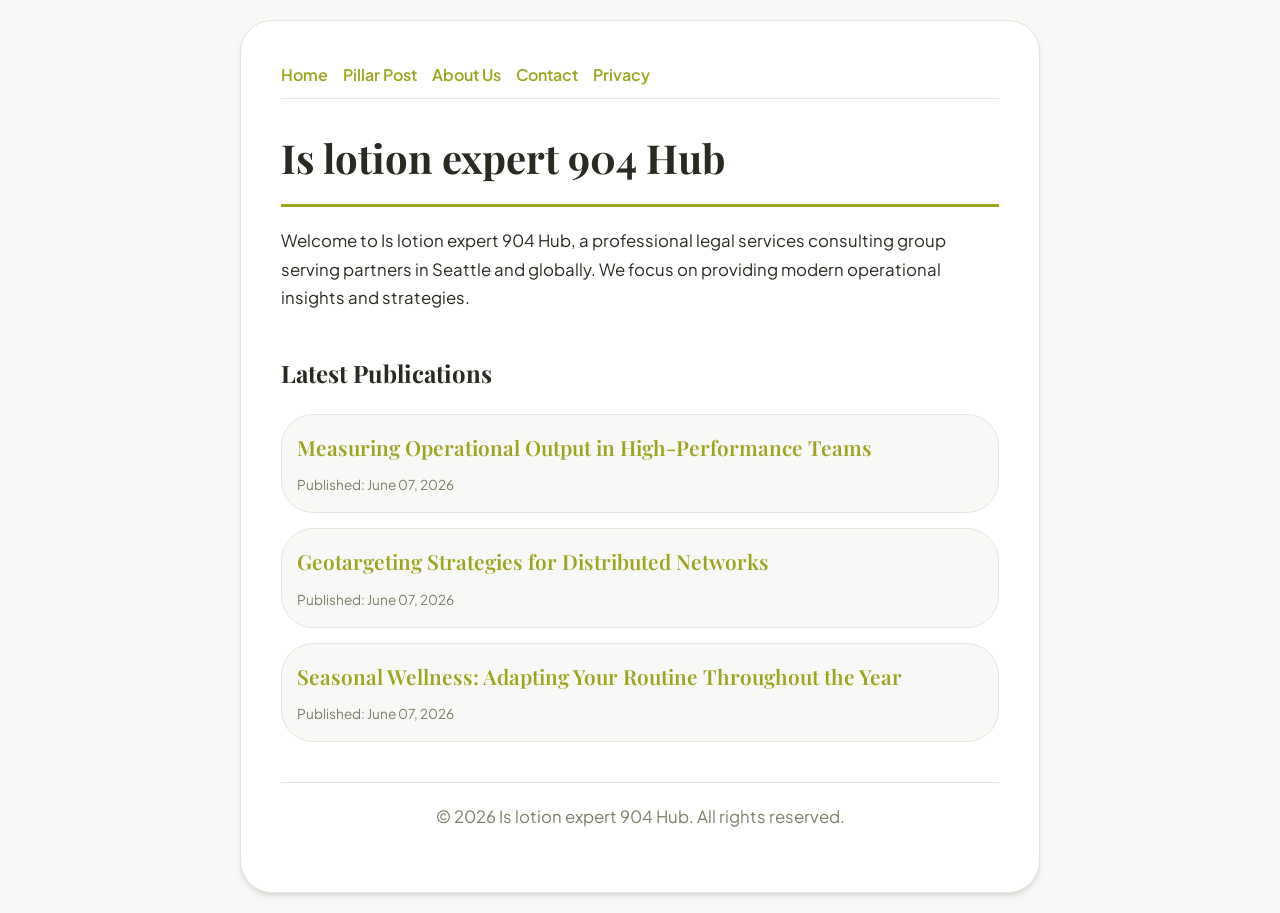
<file: index.html>
<!DOCTYPE html>
<html lang="en">
<head>
    <meta charset="UTF-8">
    <meta name="viewport" content="width=device-width, initial-scale=1.0">
    <title>Is lotion expert 904 Hub | Legal Services - Seattle</title>
    <meta name="description" content="Welcome to Is lotion expert 904 Hub, a professional legal services consulting group serving partners in Seattle and globally. We focus on providing modern operational insights and strategies.">
    <meta name="geo.region" content="US-WA" />
    <meta name="geo.placename" content="Seattle" />
    <meta name="geo.position" content="47.6062;-122.3321" />
    <meta name="ICBM" content="47.6062, -122.3321" />
    <link rel="stylesheet" href="style.css">
    <script type="application/ld+json">
{
  "@context": "https://schema.org",
  "@type": "LocalBusiness",
  "name": "Is lotion expert 904 Hub",
  "url": "https://is-lotion-expert-904.github.io",
  "telephone": "+1-206-555-0155",
  "address": {
    "@type": "PostalAddress",
    "addressLocality": "Seattle",
    "addressRegion": "WA",
    "postalCode": "98101",
    "addressCountry": "US"
  },
  "geo": {
    "@type": "GeoCoordinates",
    "latitude": 47.6062,
    "longitude": -122.3321
  }
}
</script>
</head>
<body>
    
        <div class="container" style="max-width: 800px;">
            <nav style="display: flex; gap: 15px; margin-bottom: 25px; border-bottom: 1px solid var(--border-color); padding-bottom: 10px; overflow-x: auto; flex-wrap: wrap;">
            <a href="index.html">Home</a>
            <a href="measuring-operational-output-in-high-performance-teams.html">Pillar Post</a>
            <a href="about.html">About Us</a>
            <a href="contact.html">Contact</a>
            <a href="privacy.html">Privacy</a>
        </nav>
            <h1>Is lotion expert 904 Hub</h1>
            <p>Welcome to Is lotion expert 904 Hub, a professional legal services consulting group serving partners in Seattle and globally. We focus on providing modern operational insights and strategies.</p>
            <h2 style="margin-top: 40px;">Latest Publications</h2>
            <ul style="list-style-type: none; padding-left: 0;">
                <li style="background: var(--bg-color); padding: 15px; border-radius: var(--border-radius); border: 1px solid var(--border-color); margin-bottom: 15px;">
                <h3 style="margin-bottom: 5px; font-size: 1.3rem;"><a href="measuring-operational-output-in-high-performance-teams.html">Measuring Operational Output in High-Performance Teams</a></h3>
                <span style="font-size:0.85rem; color: var(--muted-text)">Published: June 07, 2026</span>
            </li>
<li style="background: var(--bg-color); padding: 15px; border-radius: var(--border-radius); border: 1px solid var(--border-color); margin-bottom: 15px;">
                <h3 style="margin-bottom: 5px; font-size: 1.3rem;"><a href="geotargeting-strategies-for-distributed-networks.html">Geotargeting Strategies for Distributed Networks</a></h3>
                <span style="font-size:0.85rem; color: var(--muted-text)">Published: June 07, 2026</span>
            </li>
<li style="background: var(--bg-color); padding: 15px; border-radius: var(--border-radius); border: 1px solid var(--border-color); margin-bottom: 15px;">
                <h3 style="margin-bottom: 5px; font-size: 1.3rem;"><a href="seasonal-wellness-adapting-your-routine-throughout-the-year.html">Seasonal Wellness: Adapting Your Routine Throughout the Year</a></h3>
                <span style="font-size:0.85rem; color: var(--muted-text)">Published: June 07, 2026</span>
            </li>

            </ul>
            <footer>
                <p>&copy; 2026 Is lotion expert 904 Hub. All rights reserved.</p>
            </footer>
        </div>
        
</body>
</html>
</file>
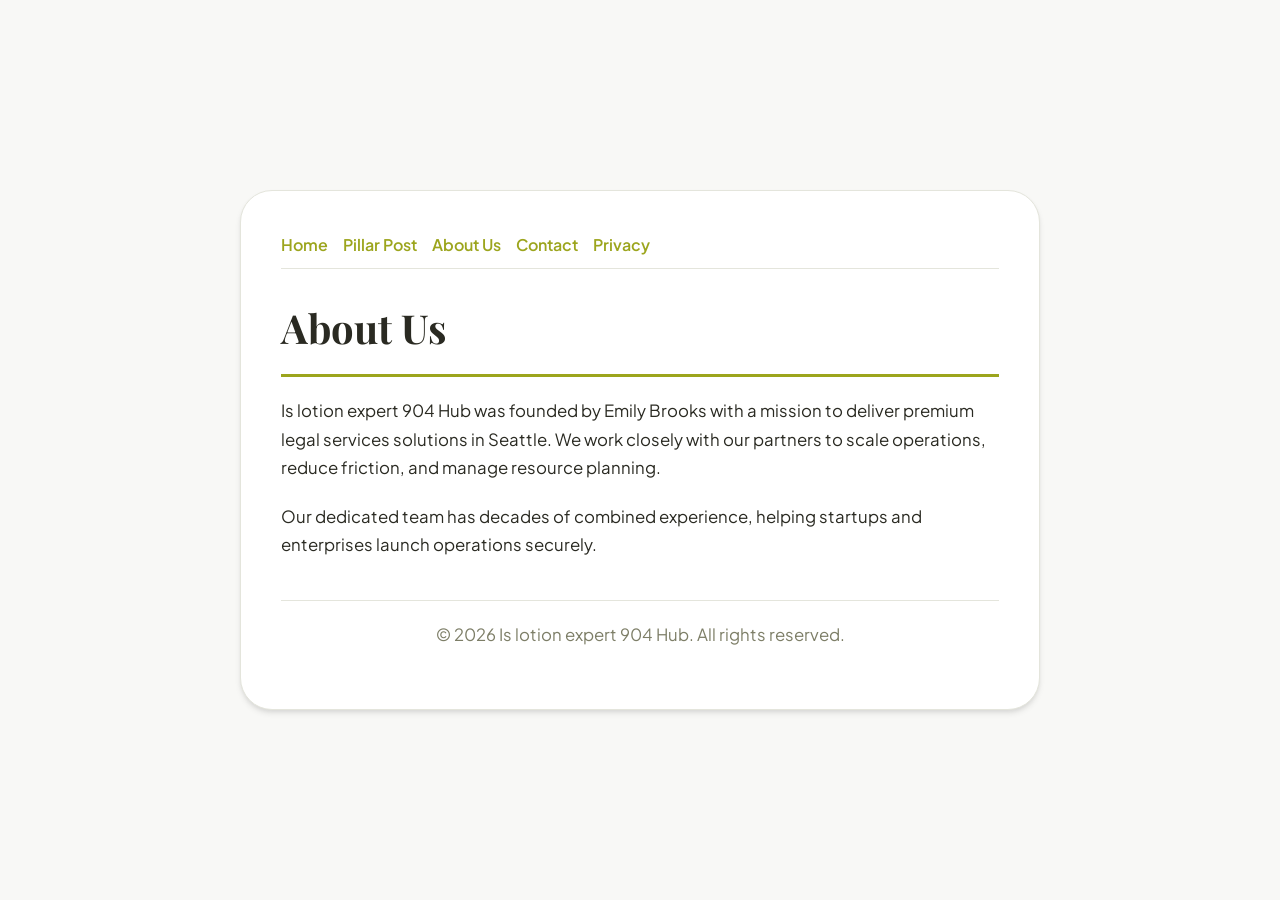
<file: about.html>
<!DOCTYPE html>
<html lang="en">
<head>
    <meta charset="UTF-8">
    <meta name="viewport" content="width=device-width, initial-scale=1.0">
    <title>About Us | Is lotion expert 904 Hub</title>
    <meta name="description" content="Is lotion expert 904 Hub was founded by Emily Brooks with a mission to deliver premium legal services solutions in Seattle. We work closely with our partners to scale operations, reduce friction, and manage resource planning.">
    <meta name="geo.region" content="US-WA" />
    <meta name="geo.placename" content="Seattle" />
    <meta name="geo.position" content="47.6062;-122.3321" />
    <meta name="ICBM" content="47.6062, -122.3321" />
    <link rel="stylesheet" href="style.css">
</head>
<body>
    
        <div class="container" style="max-width: 800px;">
            <nav style="display: flex; gap: 15px; margin-bottom: 25px; border-bottom: 1px solid var(--border-color); padding-bottom: 10px; overflow-x: auto; flex-wrap: wrap;">
            <a href="index.html">Home</a>
            <a href="measuring-operational-output-in-high-performance-teams.html">Pillar Post</a>
            <a href="about.html">About Us</a>
            <a href="contact.html">Contact</a>
            <a href="privacy.html">Privacy</a>
        </nav>
            <h1>About Us</h1>
            <p>Is lotion expert 904 Hub was founded by Emily Brooks with a mission to deliver premium legal services solutions in Seattle. We work closely with our partners to scale operations, reduce friction, and manage resource planning.</p>
            <p>Our dedicated team has decades of combined experience, helping startups and enterprises launch operations securely.</p>
            <footer>
                <p>&copy; 2026 Is lotion expert 904 Hub. All rights reserved.</p>
            </footer>
        </div>
        
</body>
</html>
</file>
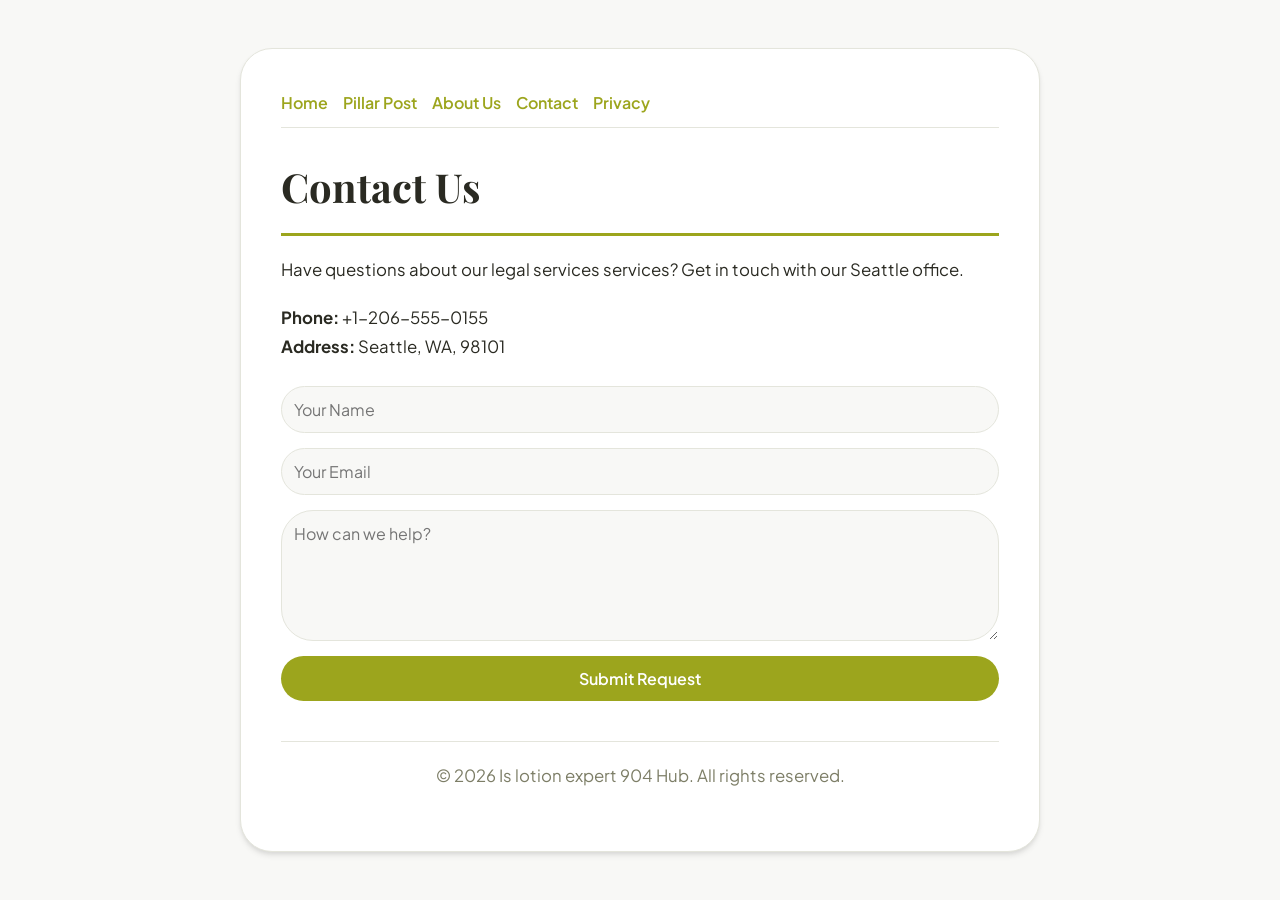
<file: contact.html>
<!DOCTYPE html>
<html lang="en">
<head>
    <meta charset="UTF-8">
    <meta name="viewport" content="width=device-width, initial-scale=1.0">
    <title>Contact Us | Is lotion expert 904 Hub</title>
    <meta name="description" content="Have questions about our legal services services? Get in touch with our Seattle office.">
    <meta name="geo.region" content="US-WA" />
    <meta name="geo.placename" content="Seattle" />
    <meta name="geo.position" content="47.6062;-122.3321" />
    <meta name="ICBM" content="47.6062, -122.3321" />
    <link rel="stylesheet" href="style.css">
</head>
<body>
    
        <div class="container" style="max-width: 800px;">
            <nav style="display: flex; gap: 15px; margin-bottom: 25px; border-bottom: 1px solid var(--border-color); padding-bottom: 10px; overflow-x: auto; flex-wrap: wrap;">
            <a href="index.html">Home</a>
            <a href="measuring-operational-output-in-high-performance-teams.html">Pillar Post</a>
            <a href="about.html">About Us</a>
            <a href="contact.html">Contact</a>
            <a href="privacy.html">Privacy</a>
        </nav>
            <h1>Contact Us</h1>
            <p>Have questions about our legal services services? Get in touch with our Seattle office.</p>
            <p><strong>Phone:</strong> +1-206-555-0155<br><strong>Address:</strong> Seattle, WA, 98101</p>
            <form action="https://formspree.io/f/placeholder" method="POST">
                <input type="text" name="name" placeholder="Your Name" required>
                <input type="email" name="email" placeholder="Your Email" required>
                <textarea name="message" placeholder="How can we help?" rows="5" required></textarea>
                <button type="submit">Submit Request</button>
            </form>
            <footer>
                <p>&copy; 2026 Is lotion expert 904 Hub. All rights reserved.</p>
            </footer>
        </div>
        
</body>
</html>
</file>
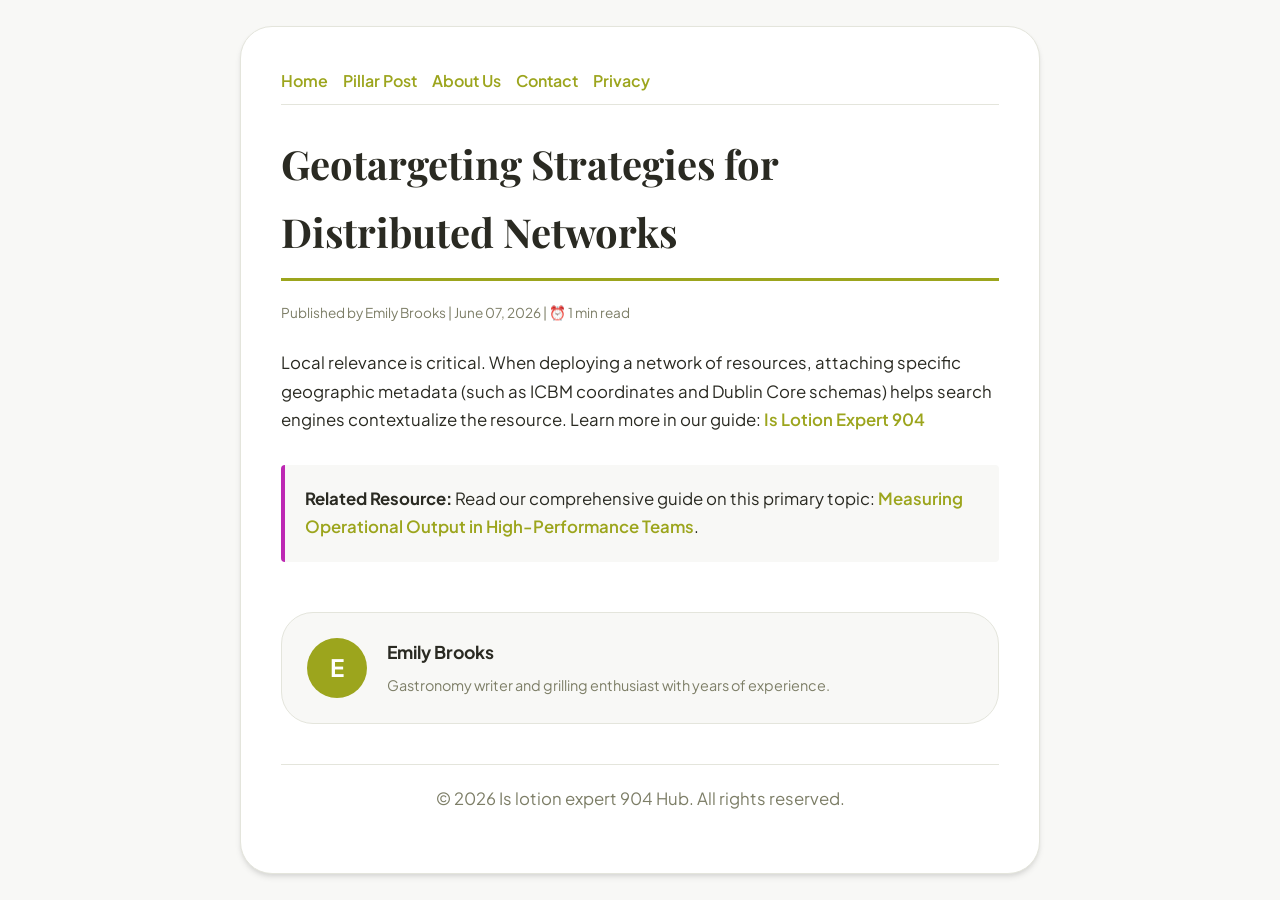
<file: geotargeting-strategies-for-distributed-networks.html>
<!DOCTYPE html>
<html lang="en">
<head>
    <meta charset="UTF-8">
    <meta name="viewport" content="width=device-width, initial-scale=1.0">
    <title>Geotargeting Strategies for Distributed Networks - Is lotion expert 904 Hub</title>
    <meta name="description" content="Geotargeting Strategies for Distributed Networks">
    <meta name="geo.region" content="US-WA" />
    <meta name="geo.placename" content="Seattle" />
    <meta name="geo.position" content="47.6062;-122.3321" />
    <meta name="ICBM" content="47.6062, -122.3321" />
    <link rel="stylesheet" href="style.css">
</head>
<body>
    
            <div class="container" style="max-width: 800px;">
                <nav style="display: flex; gap: 15px; margin-bottom: 25px; border-bottom: 1px solid var(--border-color); padding-bottom: 10px; overflow-x: auto; flex-wrap: wrap;">
            <a href="index.html">Home</a>
            <a href="measuring-operational-output-in-high-performance-teams.html">Pillar Post</a>
            <a href="about.html">About Us</a>
            <a href="contact.html">Contact</a>
            <a href="privacy.html">Privacy</a>
        </nav>
                <h1>Geotargeting Strategies for Distributed Networks</h1>
                <div style="font-size:0.85rem; color: var(--muted-text); margin-bottom: 25px;">
                    Published by Emily Brooks | June 07, 2026 | ⏰ 1 min read
                </div>
                <article style="margin-top: 20px;">
                    <p>Local relevance is critical. When deploying a network of resources, attaching specific geographic metadata (such as ICBM coordinates and Dublin Core schemas) helps search engines contextualize the resource. Learn more in our guide: <a href="https://is-lotion-hub-164.pages.dev/effective-project-management-and-operational-efficiency.html">Is Lotion Expert 904</a></p>
                    <div class="link-resource" style="margin-top: 30px; padding: 20px; border-left: 4px solid var(--accent-color); background: var(--bg-color); border-radius: 4px;"><p style="margin: 0;"><strong>Related Resource:</strong> Read our comprehensive guide on this primary topic: <a href="measuring-operational-output-in-high-performance-teams.html">Measuring Operational Output in High-Performance Teams</a>.</p></div>
                </article>
                
            <div class="author-box" style="margin-top: 50px; padding: 25px; background: var(--bg-color); border: 1px solid var(--border-color); border-radius: var(--border-radius); display: flex; gap: 20px; align-items: center;">
                <div style="width: 60px; height: 60px; border-radius: 50%; background: var(--primary-color); display: flex; align-items: center; justify-content: center; color: white; font-weight: bold; font-size: 1.5rem;">E</div>
                <div>
                    <h4 style="margin-bottom: 5px; font-weight: bold; font-size: 1.1rem;">Emily Brooks</h4>
                    <p style="margin: 0; font-size: 0.9rem; color: var(--muted-text);">Gastronomy writer and grilling enthusiast with years of experience.</p>
                </div>
            </div>
            
                <footer>
                    <p>&copy; 2026 Is lotion expert 904 Hub. All rights reserved.</p>
                </footer>
            </div>
            
</body>
</html>
</file>
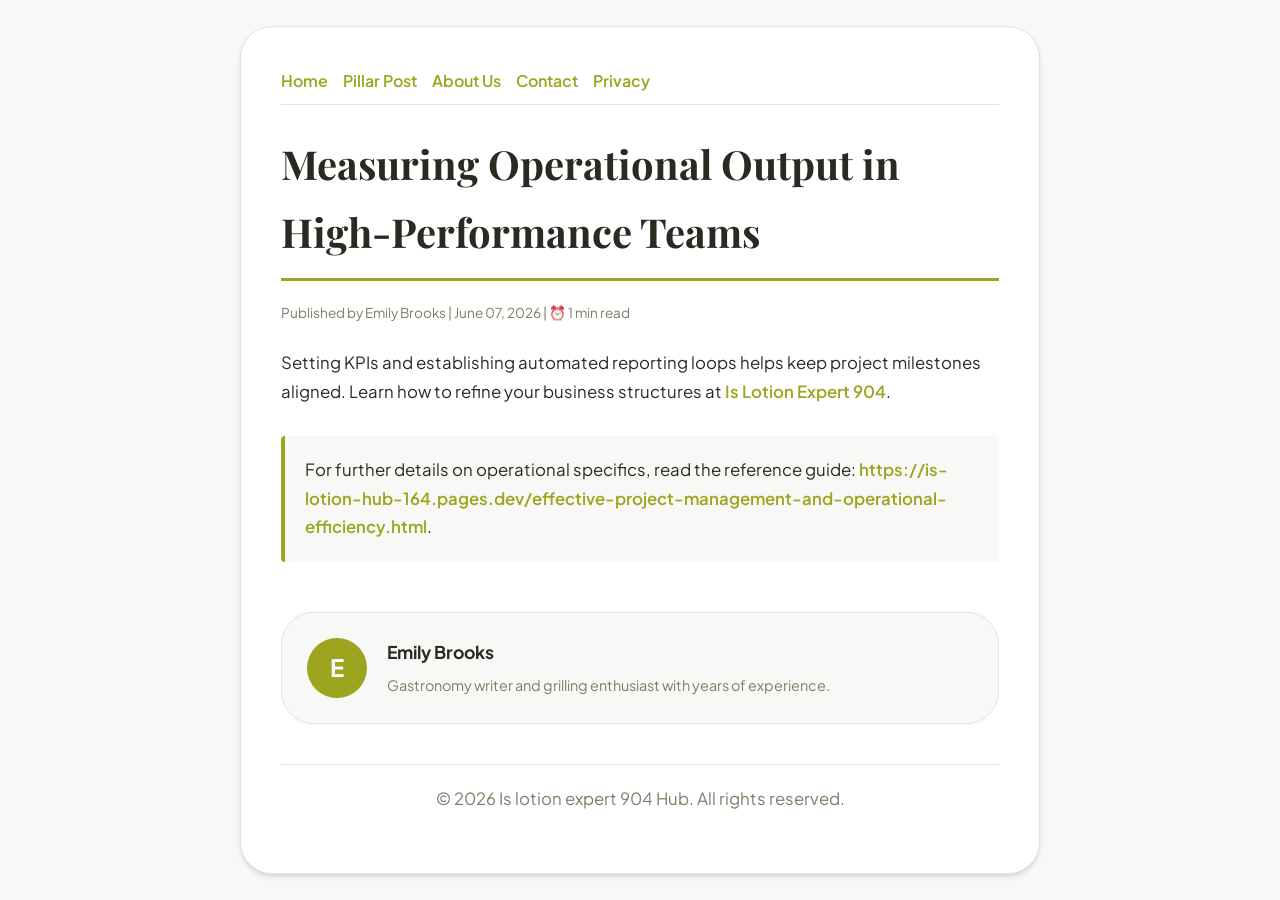
<file: measuring-operational-output-in-high-performance-teams.html>
<!DOCTYPE html>
<html lang="en">
<head>
    <meta charset="UTF-8">
    <meta name="viewport" content="width=device-width, initial-scale=1.0">
    <title>Measuring Operational Output in High-Performance Teams - Is lotion expert 904 Hub</title>
    <meta name="description" content="Measuring Operational Output in High-Performance Teams">
    <meta name="geo.region" content="US-WA" />
    <meta name="geo.placename" content="Seattle" />
    <meta name="geo.position" content="47.6062;-122.3321" />
    <meta name="ICBM" content="47.6062, -122.3321" />
    <link rel="stylesheet" href="style.css">
</head>
<body>
    
            <div class="container" style="max-width: 800px;">
                <nav style="display: flex; gap: 15px; margin-bottom: 25px; border-bottom: 1px solid var(--border-color); padding-bottom: 10px; overflow-x: auto; flex-wrap: wrap;">
            <a href="index.html">Home</a>
            <a href="measuring-operational-output-in-high-performance-teams.html">Pillar Post</a>
            <a href="about.html">About Us</a>
            <a href="contact.html">Contact</a>
            <a href="privacy.html">Privacy</a>
        </nav>
                <h1>Measuring Operational Output in High-Performance Teams</h1>
                <div style="font-size:0.85rem; color: var(--muted-text); margin-bottom: 25px;">
                    Published by Emily Brooks | June 07, 2026 | ⏰ 1 min read
                </div>
                <article style="margin-top: 20px;">
                    <p>Setting KPIs and establishing automated reporting loops helps keep project milestones aligned. Learn how to refine your business structures at <a href="https://is-lotion-hub-164.pages.dev/effective-project-management-and-operational-efficiency.html">Is Lotion Expert 904</a>.</p>
                    <div class="link-resource" style="margin-top: 30px; padding: 20px; border-left: 4px solid var(--primary-color); background: var(--bg-color); border-radius: 4px;"><p style="margin: 0;">For further details on operational specifics, read the reference guide: <strong><a href="https://is-lotion-hub-164.pages.dev/effective-project-management-and-operational-efficiency.html">https://is-lotion-hub-164.pages.dev/effective-project-management-and-operational-efficiency.html</a></strong>.</p></div>
                </article>
                
            <div class="author-box" style="margin-top: 50px; padding: 25px; background: var(--bg-color); border: 1px solid var(--border-color); border-radius: var(--border-radius); display: flex; gap: 20px; align-items: center;">
                <div style="width: 60px; height: 60px; border-radius: 50%; background: var(--primary-color); display: flex; align-items: center; justify-content: center; color: white; font-weight: bold; font-size: 1.5rem;">E</div>
                <div>
                    <h4 style="margin-bottom: 5px; font-weight: bold; font-size: 1.1rem;">Emily Brooks</h4>
                    <p style="margin: 0; font-size: 0.9rem; color: var(--muted-text);">Gastronomy writer and grilling enthusiast with years of experience.</p>
                </div>
            </div>
            
                <footer>
                    <p>&copy; 2026 Is lotion expert 904 Hub. All rights reserved.</p>
                </footer>
            </div>
            
</body>
</html>
</file>
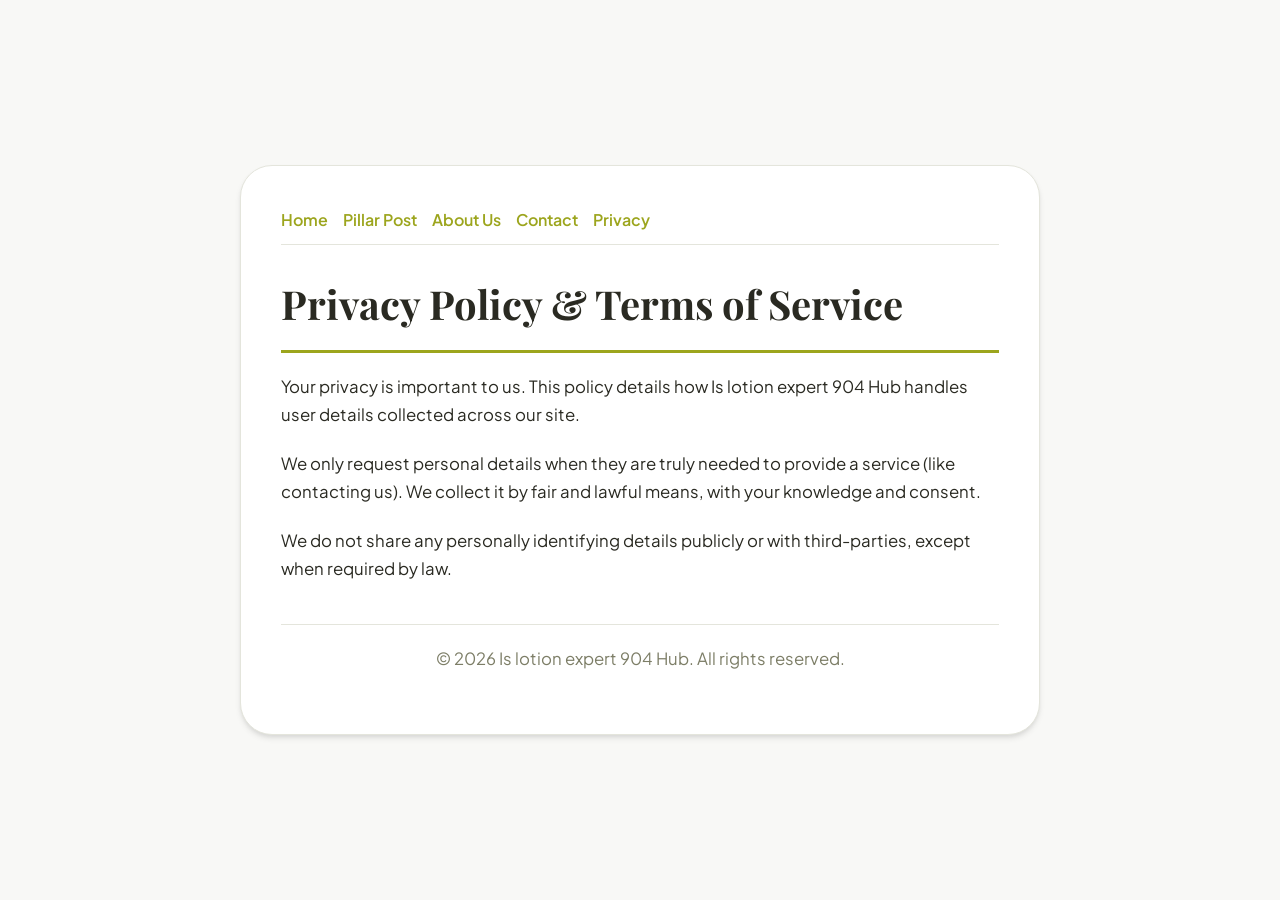
<file: privacy.html>
<!DOCTYPE html>
<html lang="en">
<head>
    <meta charset="UTF-8">
    <meta name="viewport" content="width=device-width, initial-scale=1.0">
    <title>Privacy Policy & Terms of Service - Is lotion expert 904 Hub</title>
    <meta name="description" content="Your privacy is important to us. This policy details how Is lotion expert 904 Hub handles user details collected across our site.">
    <meta name="geo.region" content="US-WA" />
    <meta name="geo.placename" content="Seattle" />
    <meta name="geo.position" content="47.6062;-122.3321" />
    <meta name="ICBM" content="47.6062, -122.3321" />
    <link rel="stylesheet" href="style.css">
</head>
<body>
    
        <div class="container" style="max-width: 800px;">
            <nav style="display: flex; gap: 15px; margin-bottom: 25px; border-bottom: 1px solid var(--border-color); padding-bottom: 10px; overflow-x: auto; flex-wrap: wrap;">
            <a href="index.html">Home</a>
            <a href="measuring-operational-output-in-high-performance-teams.html">Pillar Post</a>
            <a href="about.html">About Us</a>
            <a href="contact.html">Contact</a>
            <a href="privacy.html">Privacy</a>
        </nav>
            <h1>Privacy Policy & Terms of Service</h1>
            <p>Your privacy is important to us. This policy details how Is lotion expert 904 Hub handles user details collected across our site.</p>
            <p>We only request personal details when they are truly needed to provide a service (like contacting us). We collect it by fair and lawful means, with your knowledge and consent.</p>
            <p>We do not share any personally identifying details publicly or with third-parties, except when required by law.</p>
            <footer>
                <p>&copy; 2026 Is lotion expert 904 Hub. All rights reserved.</p>
            </footer>
        </div>
        
</body>
</html>
</file>
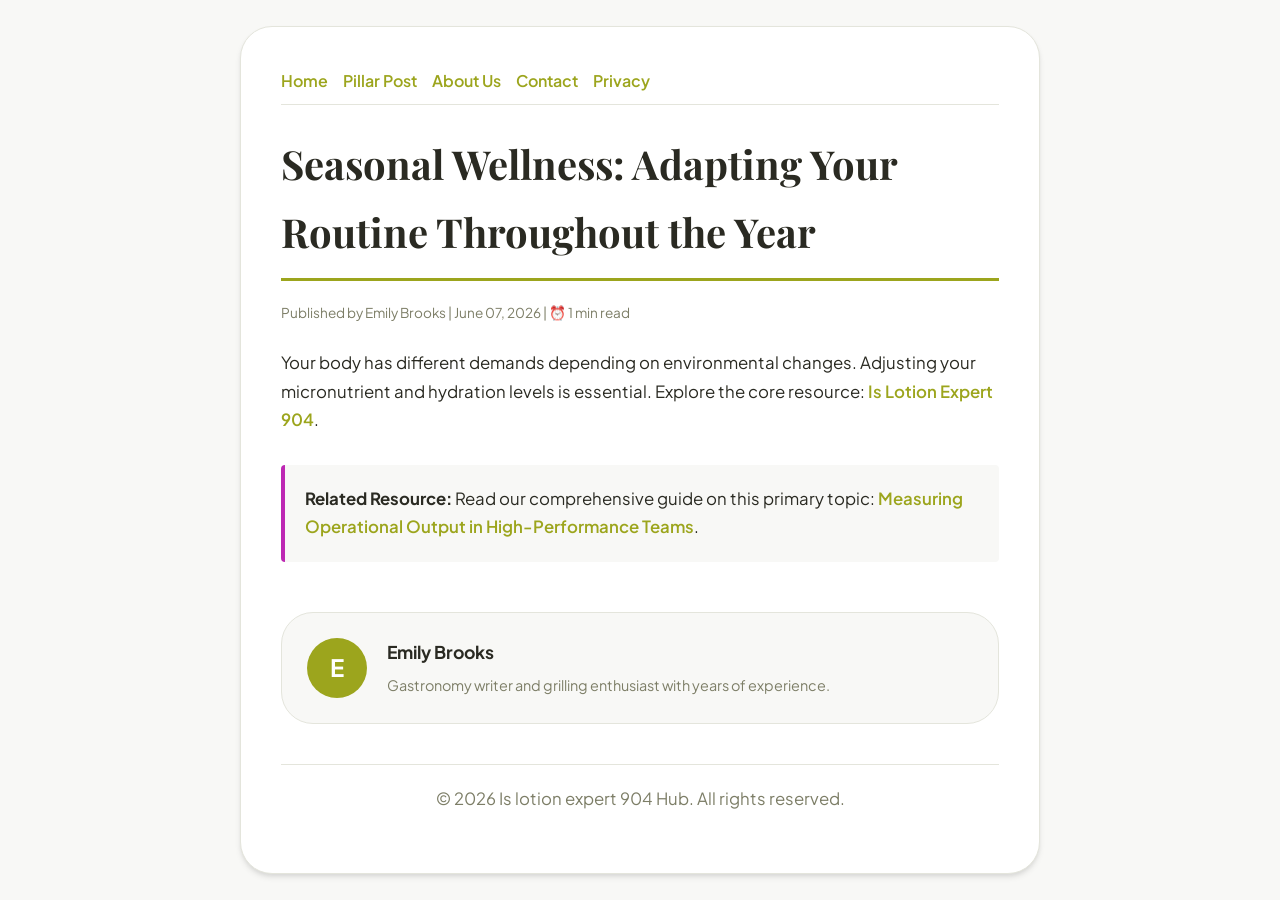
<file: seasonal-wellness-adapting-your-routine-throughout-the-year.html>
<!DOCTYPE html>
<html lang="en">
<head>
    <meta charset="UTF-8">
    <meta name="viewport" content="width=device-width, initial-scale=1.0">
    <title>Seasonal Wellness: Adapting Your Routine Throughout the Year - Is lotion expert 904 Hub</title>
    <meta name="description" content="Seasonal Wellness: Adapting Your Routine Throughout the Year">
    <meta name="geo.region" content="US-WA" />
    <meta name="geo.placename" content="Seattle" />
    <meta name="geo.position" content="47.6062;-122.3321" />
    <meta name="ICBM" content="47.6062, -122.3321" />
    <link rel="stylesheet" href="style.css">
</head>
<body>
    
            <div class="container" style="max-width: 800px;">
                <nav style="display: flex; gap: 15px; margin-bottom: 25px; border-bottom: 1px solid var(--border-color); padding-bottom: 10px; overflow-x: auto; flex-wrap: wrap;">
            <a href="index.html">Home</a>
            <a href="measuring-operational-output-in-high-performance-teams.html">Pillar Post</a>
            <a href="about.html">About Us</a>
            <a href="contact.html">Contact</a>
            <a href="privacy.html">Privacy</a>
        </nav>
                <h1>Seasonal Wellness: Adapting Your Routine Throughout the Year</h1>
                <div style="font-size:0.85rem; color: var(--muted-text); margin-bottom: 25px;">
                    Published by Emily Brooks | June 07, 2026 | ⏰ 1 min read
                </div>
                <article style="margin-top: 20px;">
                    <p>Your body has different demands depending on environmental changes. Adjusting your micronutrient and hydration levels is essential. Explore the core resource: <a href="https://is-lotion-hub-164.pages.dev/effective-project-management-and-operational-efficiency.html">Is Lotion Expert 904</a>.</p>
                    <div class="link-resource" style="margin-top: 30px; padding: 20px; border-left: 4px solid var(--accent-color); background: var(--bg-color); border-radius: 4px;"><p style="margin: 0;"><strong>Related Resource:</strong> Read our comprehensive guide on this primary topic: <a href="measuring-operational-output-in-high-performance-teams.html">Measuring Operational Output in High-Performance Teams</a>.</p></div>
                </article>
                
            <div class="author-box" style="margin-top: 50px; padding: 25px; background: var(--bg-color); border: 1px solid var(--border-color); border-radius: var(--border-radius); display: flex; gap: 20px; align-items: center;">
                <div style="width: 60px; height: 60px; border-radius: 50%; background: var(--primary-color); display: flex; align-items: center; justify-content: center; color: white; font-weight: bold; font-size: 1.5rem;">E</div>
                <div>
                    <h4 style="margin-bottom: 5px; font-weight: bold; font-size: 1.1rem;">Emily Brooks</h4>
                    <p style="margin: 0; font-size: 0.9rem; color: var(--muted-text);">Gastronomy writer and grilling enthusiast with years of experience.</p>
                </div>
            </div>
            
                <footer>
                    <p>&copy; 2026 Is lotion expert 904 Hub. All rights reserved.</p>
                </footer>
            </div>
            
</body>
</html>
</file>
<file: style.css>
@import url('https://fonts.googleapis.com/css2?family=Playfair+Display:wght@700&family=Plus+Jakarta+Sans:wght@400;600&display=swap');

:root {
    --bg-color: hsl(64, 15%, 97%);
    --card-bg: hsl(64, 15%, 100%);
    --text-color: hsl(64, 10%, 15%);
    --muted-text: hsl(64, 10%, 45%);
    --primary-color: hsl(64, 70%, 38%);
    --accent-color: hsl(304, 65%, 45%);
    --border-color: hsl(64, 15%, 88%);
    --border-radius: 32px;
    --shadow: 0 4px 6px -1px rgba(0, 0, 0, 0.1), 0 2px 4px -1px rgba(0, 0, 0, 0.06);
    --font-headline: 'Playfair Display', sans-serif;
    --font-body: 'Plus Jakarta Sans', sans-serif;
}

* {
    box-sizing: border-box;
    margin: 0;
    padding: 0;
}

body {
    background-color: var(--bg-color);
    color: var(--text-color);
    font-family: var(--font-body);
    line-height: 1.7;
    padding: 20px;
    display: flex;
    justify-content: center;
    min-height: 100vh;
}

a {
    color: var(--primary-color);
    text-decoration: none;
    font-weight: 600;
    transition: color 0.2s ease;
}

a:hover {
    color: var(--accent-color);
    text-decoration: underline;
}

.container {
    width: 100%;
    max-width: 900px;
    background: var(--card-bg);
    border: 1px solid var(--border-color);
    border-radius: var(--border-radius);
    padding: 40px;
    box-shadow: var(--shadow);
    margin: auto;
}

h1, h2, h3 {
    font-family: var(--font-headline);
    margin-bottom: 20px;
    color: var(--text-color);
}

h1 {
    font-size: 2.5rem;
    border-bottom: 3px solid var(--primary-color);
    padding-bottom: 12px;
}

p {
    margin-bottom: 20px;
    font-size: 1.05rem;
}

ul {
    margin-bottom: 20px;
    padding-left: 20px;
}

li {
    margin-bottom: 8px;
}

form {
    display: flex;
    flex-direction: column;
    gap: 15px;
    margin-top: 25px;
}

input, textarea, button {
    padding: 12px;
    border: 1px solid var(--border-color);
    border-radius: var(--border-radius);
    font-family: var(--font-body);
    font-size: 1rem;
    background: var(--bg-color);
    color: var(--text-color);
}

button {
    background: var(--primary-color);
    color: white;
    font-weight: 600;
    border: none;
    cursor: pointer;
    transition: background 0.2s ease;
}

button:hover {
    background: var(--accent-color);
}

footer {
    margin-top: 40px;
    border-top: 1px solid var(--border-color);
    padding-top: 20px;
    font-size: 0.9rem;
    color: var(--muted-text);
    text-align: center;
}
</file>
